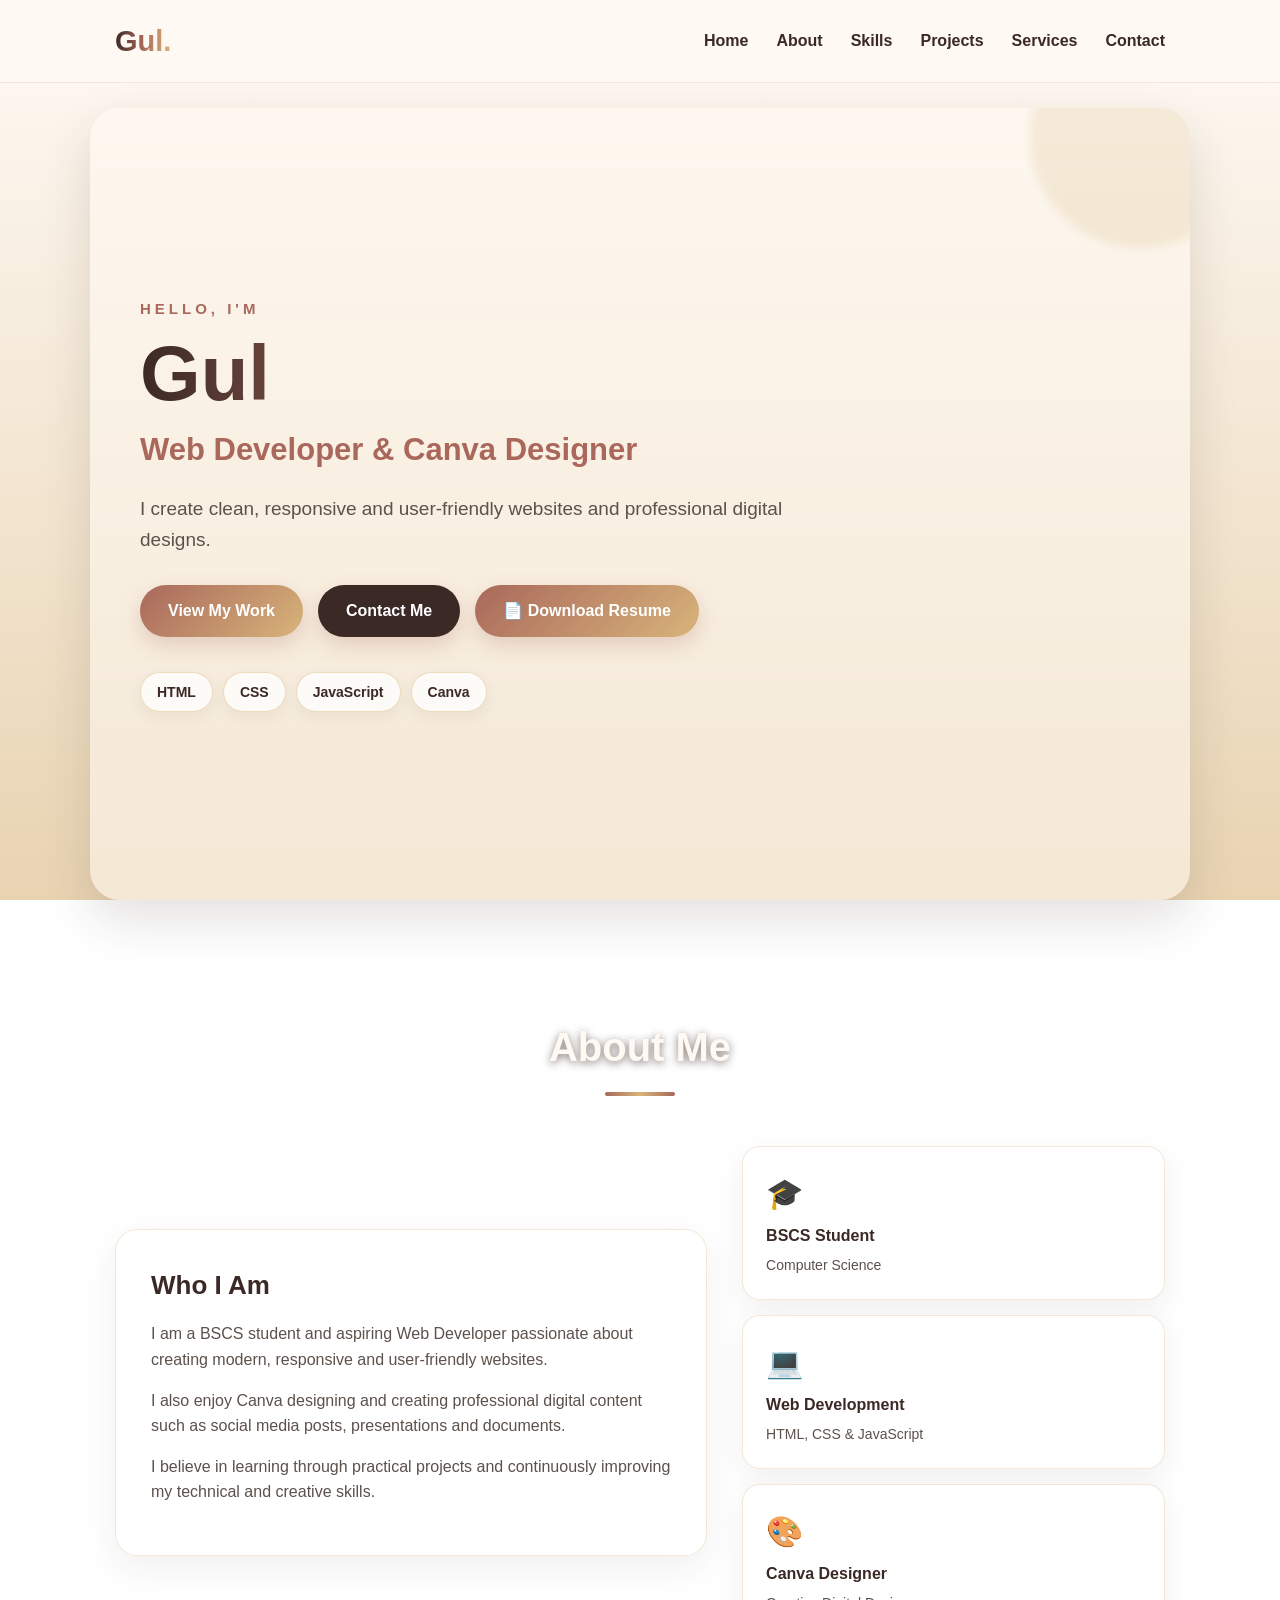
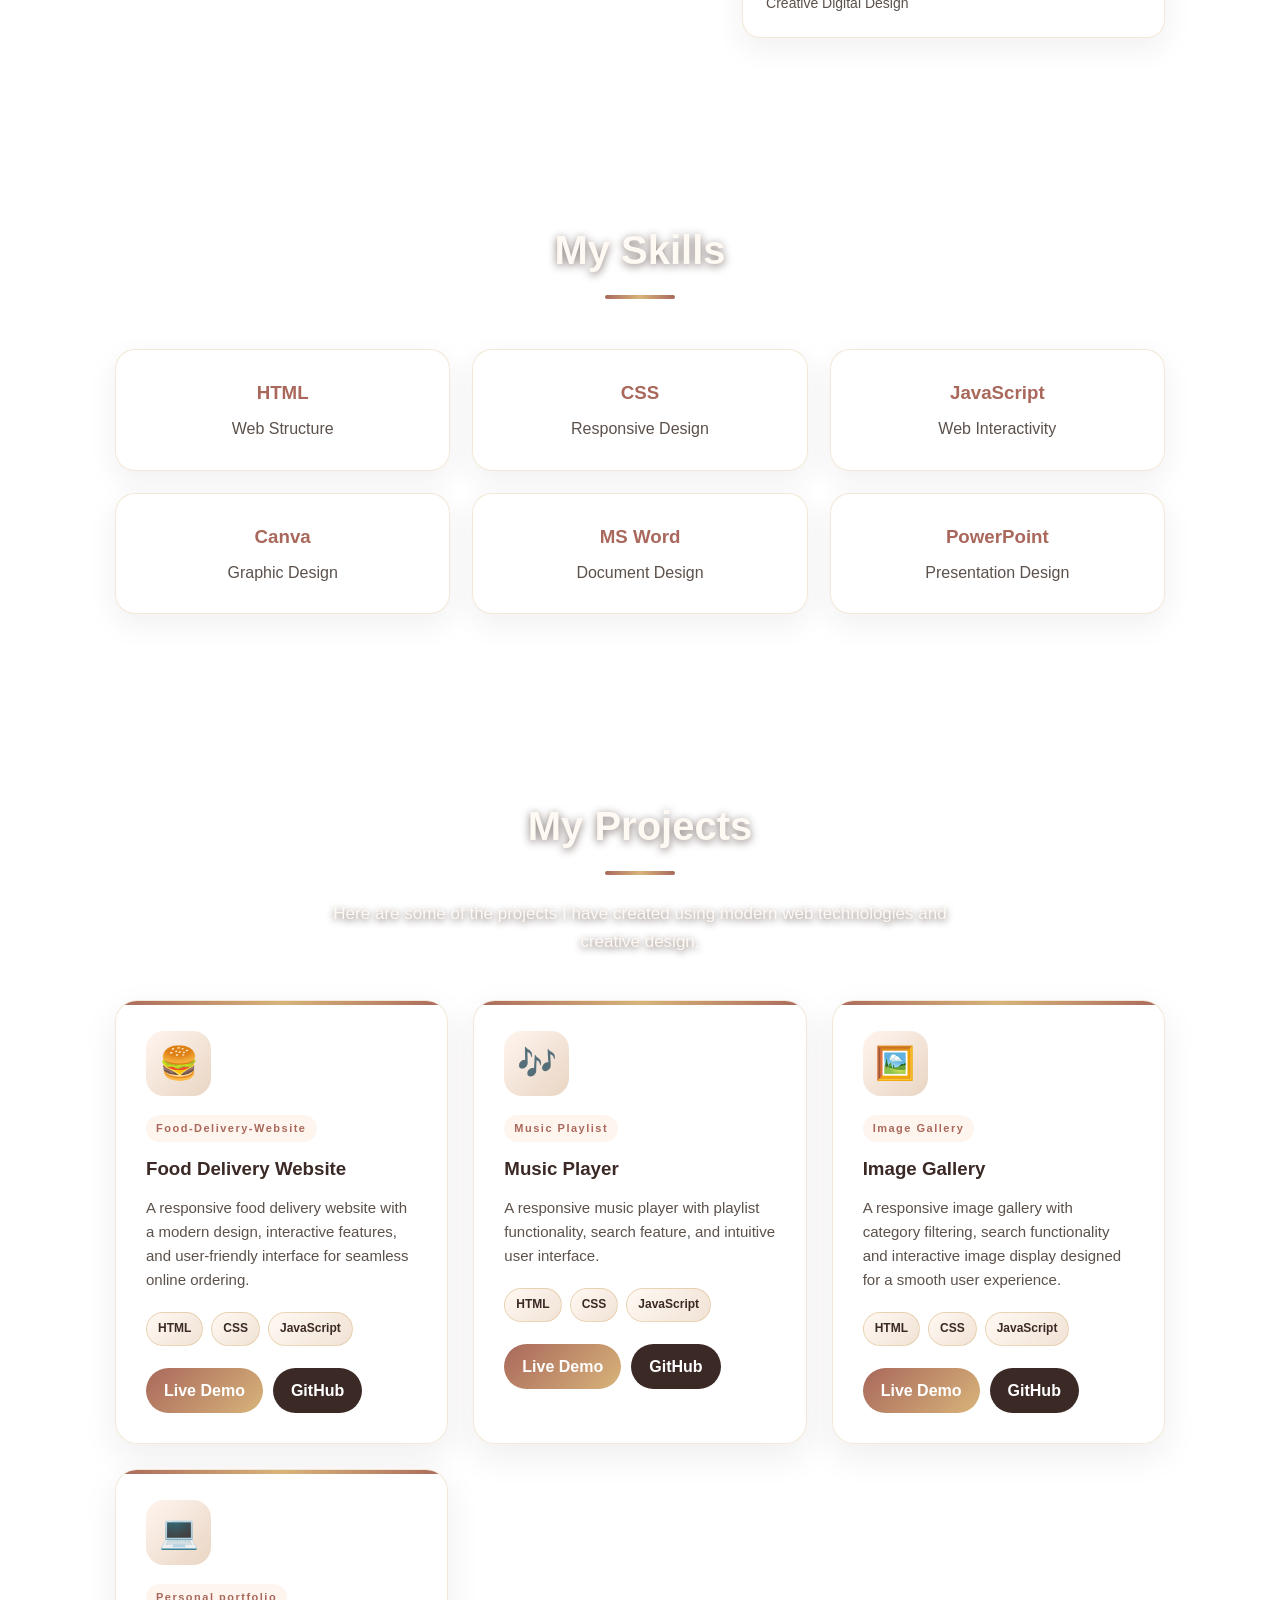
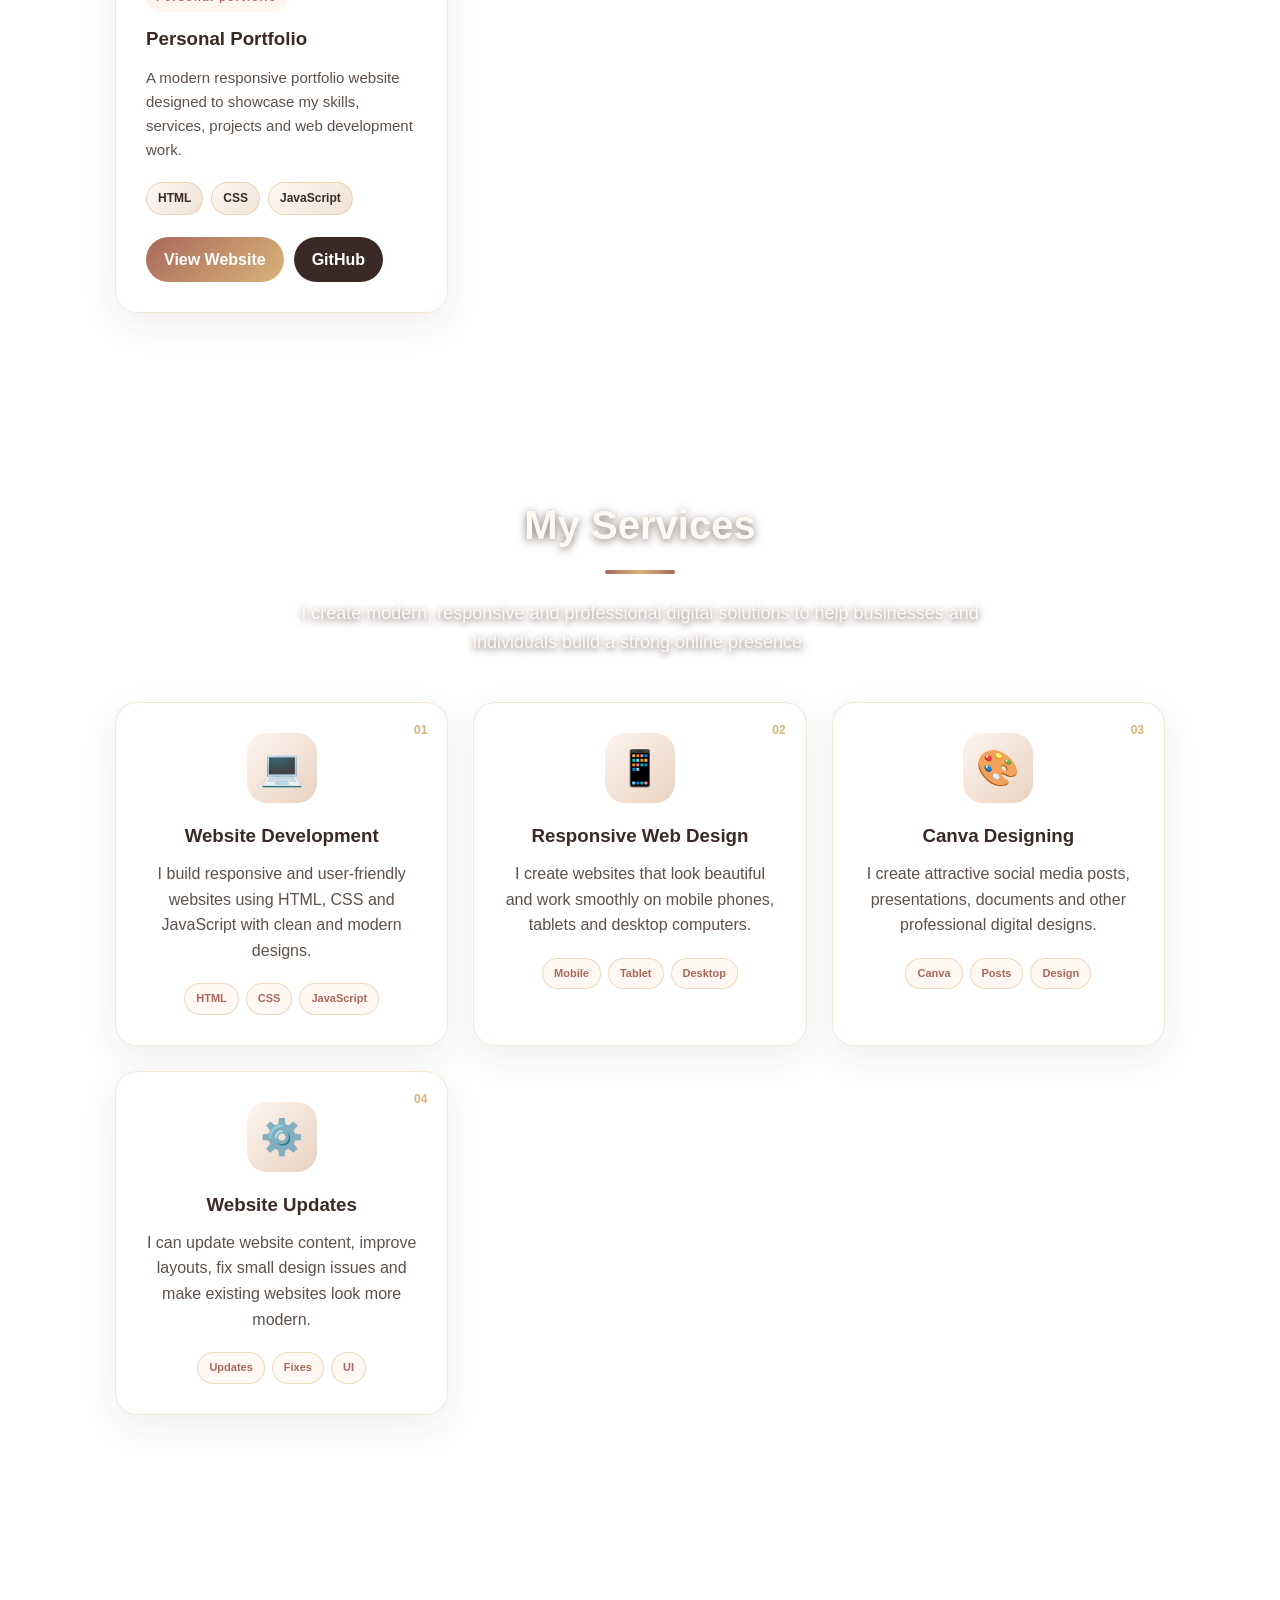
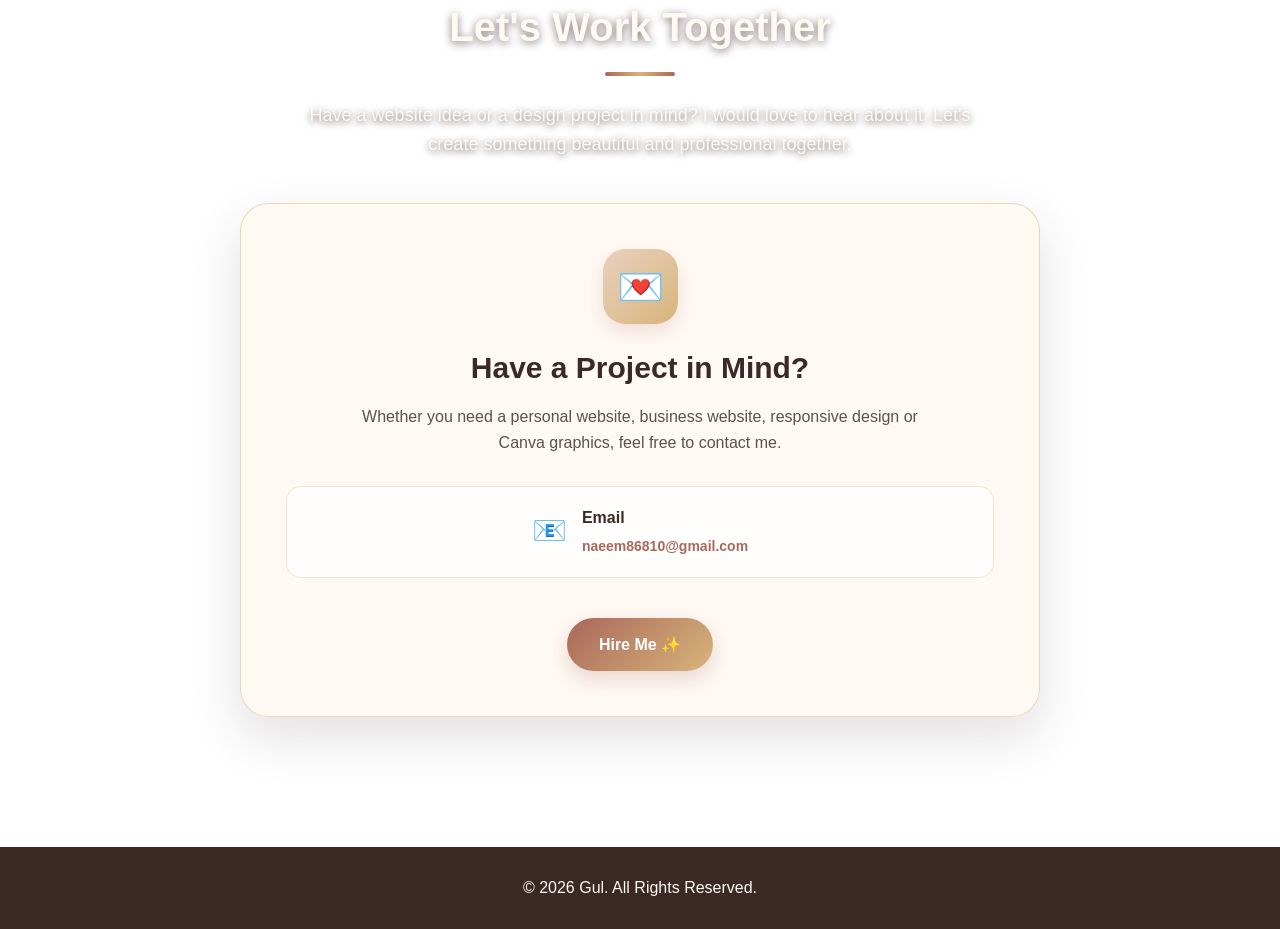
<file: index.html>
<!DOCTYPE html>
<html lang="en">
<head>
    <meta charset="UTF-8">
    <meta name="viewport" content="width=device-width, initial-scale=1.0">

    <title>Gul | Web Developer & Canva Designer</title>

    <link rel="stylesheet" href="style.css">
</head>

<body>

<!-- =========================
     NAVIGATION
========================= -->

<header>
    <nav class="navbar">

        <div class="logo">Gul.</div>

        <ul class="nav-links">
            <li><a href="#home">Home</a></li>
            <li><a href="#about">About</a></li>
            <li><a href="#skills">Skills</a></li>
            <li><a href="#projects">Projects</a></li>
            <li><a href="#services">Services</a></li>
            <li><a href="#contact">Contact</a></li>
        </ul>

    </nav>
</header>


<!-- =========================
     HOME
========================= -->

<section id="home" class="hero">

    <div class="hero-text">

        <p class="hello">HELLO, I'M</p>

        <h1>Gul</h1>

        <h2>Web Developer & Canva Designer</h2>

        <p class="hero-description">
            I create clean, responsive and user-friendly websites
            and professional digital designs.
        </p>

        <div class="buttons">

            <a href="#projects" class="btn">
                View My Work
            </a>

            <a href="#contact" class="btn secondary">
                Contact Me
            </a>

            <a href="" download class="btn resume-btn">
                📄 Download Resume
            </a>

        </div>

        <div class="hero-skills">
            <span>HTML</span>
            <span>CSS</span>
            <span>JavaScript</span>
            <span>Canva</span>
        </div>

    </div>

</section>


<!-- =========================
     ABOUT
========================= -->

<section id="about" class="section reveal">

    <h2 class="section-title">About Me</h2>

    <div class="about-box">

        <div class="about-text">

            <h3>Who I Am</h3>

            <p>
                I am a BSCS student and aspiring Web Developer
                passionate about creating modern, responsive and
                user-friendly websites.
            </p>

            <p>
                I also enjoy Canva designing and creating
                professional digital content such as social media
                posts, presentations and documents.
            </p>

            <p>
                I believe in learning through practical projects
                and continuously improving my technical and
                creative skills.
            </p>

        </div>


        <div class="about-highlights">

            <div class="highlight">
                <h3>🎓</h3>
                <h4>BSCS Student</h4>
                <p>Computer Science</p>
            </div>

            <div class="highlight">
                <h3>💻</h3>
                <h4>Web Development</h4>
                <p>HTML, CSS & JavaScript</p>
            </div>

            <div class="highlight">
                <h3>🎨</h3>
                <h4>Canva Designer</h4>
                <p>Creative Digital Design</p>
            </div>

        </div>

    </div>

</section>


<!-- =========================
     SKILLS
========================= -->

<section id="skills" class="section reveal">

    <h2 class="section-title">My Skills</h2>

    <div class="skills-container">

        <div class="skill">
            <h3>HTML</h3>
            <p>Web Structure</p>
        </div>

        <div class="skill">
            <h3>CSS</h3>
            <p>Responsive Design</p>
        </div>

        <div class="skill">
            <h3>JavaScript</h3>
            <p>Web Interactivity</p>
        </div>

        <div class="skill">
            <h3>Canva</h3>
            <p>Graphic Design</p>
        </div>

        <div class="skill">
            <h3>MS Word</h3>
            <p>Document Design</p>
        </div>

        <div class="skill">
            <h3>PowerPoint</h3>
            <p>Presentation Design</p>
        </div>

    </div>

</section>


<!-- =========================
     PROJECTS
========================= -->

<section id="projects" class="section reveal">

    <h2 class="section-title">My Projects</h2>

    <p class="projects-intro">
        Here are some of the projects I have created using modern
        web technologies and creative design.
    </p>

    <div class="projects-container">
        <div class="project-card">
            <div class="project-icon">🍔</div>
            <span class="project-type">Food-Delivery-Website</span>
            <h3>Food Delivery Website</h3>
            <p>
                A responsive food delivery website with a modern
                design, interactive features, and user-friendly
                interface for seamless online ordering.
            </p>
            <div class="tech-tags">
                <span>HTML</span>
                <span>CSS</span>
                <span>JavaScript</span>
            </div>

            <div class="project-buttons"> 
                
                <a
                    href="https://naeem86810-cmd.github.io/Food-Delivery-Website/"
                    target="_blank"
                    class="project-btn">
                    Live Demo
                </a>

                <a
                    href="https://github.com/naeem86810-cmd/Food-Delivery-Website"
                    target="_blank"
                    class="project-btn github-btn">
                    GitHub
                </a>
            </div>
        </div>


        <!-- MUSIC PLAYER -->

        <div class="project-card">

            <div class="project-icon">🎶</div>

            <span class="project-type">Music Playlist</span>

            <h3>Music Player</h3>

            <p>
                A responsive music player with playlist functionality,
                search feature, and intuitive user interface.
            </p>

            <div class="tech-tags">
                <span>HTML</span>
                <span>CSS</span>
                <span>JavaScript</span>
            </div>

            <div class="project-buttons">

                <a
                    href="https://naeem86810-cmd.github.io/CodeAlpha_MusicPlayer/"
                    target="_blank"
                    class="project-btn">
                    Live Demo
                </a>

                <a
                    href="https://github.com/naeem86810-cmd/CodeAlpha_MusicPlayer"
                    target="_blank"
                    class="project-btn github-btn">
                    GitHub
                </a>

            </div>

        </div>


        <!-- IMAGE GALLERY -->

        <div class="project-card">

            <div class="project-icon">🖼️</div>

            <span class="project-type">Image Gallery </span>

            <h3>Image Gallery</h3>

            <p>
                A responsive image gallery with category filtering,
                search functionality and interactive image display
                designed for a smooth user experience.
            </p>

            <div class="tech-tags">
                <span>HTML</span>
                <span>CSS</span>
                <span>JavaScript</span>
            </div>

            <div class="project-buttons">

                <a
                    href="https://naeem86810-cmd.github.io/CodeAlpha_ImageGallery/"
                    target="_blank"
                    class="project-btn">
                    Live Demo
                </a>

                <a
                    href="https://github.com/naeem86810-cmd/CodeAlpha_ImageGallery"
                    target="_blank"
                    class="project-btn github-btn">
                    GitHub
                </a>

            </div>

        </div>


        <!-- PERSONAL PORTFOLIO -->

        <div class="project-card">

            <div class="project-icon">💻</div>

            <span class="project-type">Personal portfolio</span>

            <h3>Personal Portfolio</h3>

            <p>
                A modern responsive portfolio website designed to
                showcase my skills, services, projects and web
                development work.
            </p>

            <div class="tech-tags">
                <span>HTML</span>
                <span>CSS</span>
                <span>JavaScript</span>
            </div>

            <div class="project-buttons">

                <a href="#home" class="project-btn">
                    View Website
                </a>

                <a href="#" class="project-btn github-btn">
                    GitHub
                </a>

            </div>

        </div>

    </div>

</section>


<!-- =========================
     SERVICES
========================= -->

<section id="services" class="section reveal">

    <h2 class="section-title">My Services</h2>

    <p class="services-intro">
        I create modern, responsive and professional digital
        solutions to help businesses and individuals build
        a strong online presence.
    </p>

    <div class="services-container">


        <div class="service-card">

            <div class="service-icon">💻</div>

            <span class="service-number">01</span>

            <h3>Website Development</h3>

            <p>
                I build responsive and user-friendly websites
                using HTML, CSS and JavaScript with clean
                and modern designs.
            </p>

            <div class="service-tags">
                <span>HTML</span>
                <span>CSS</span>
                <span>JavaScript</span>
            </div>

        </div>


        <div class="service-card">

            <div class="service-icon">📱</div>

            <span class="service-number">02</span>

            <h3>Responsive Web Design</h3>

            <p>
                I create websites that look beautiful and work
                smoothly on mobile phones, tablets and desktop
                computers.
            </p>

            <div class="service-tags">
                <span>Mobile</span>
                <span>Tablet</span>
                <span>Desktop</span>
            </div>

        </div>


        <div class="service-card">

            <div class="service-icon">🎨</div>

            <span class="service-number">03</span>

            <h3>Canva Designing</h3>

            <p>
                I create attractive social media posts,
                presentations, documents and other professional
                digital designs.
            </p>

            <div class="service-tags">
                <span>Canva</span>
                <span>Posts</span>
                <span>Design</span>
            </div>

        </div>


        <div class="service-card">

            <div class="service-icon">⚙️</div>

            <span class="service-number">04</span>

            <h3>Website Updates</h3>

            <p>
                I can update website content, improve layouts,
                fix small design issues and make existing
                websites look more modern.
            </p>

            <div class="service-tags">
                <span>Updates</span>
                <span>Fixes</span>
                <span>UI</span>
            </div>

        </div>

    </div>

</section>


<!-- =========================
     CONTACT
========================= -->

<section id="contact" class="section reveal">

    <h2 class="section-title">Let's Work Together</h2>

    <p class="contact-intro">
        Have a website idea or a design project in mind?
        I would love to hear about it. Let's create something
        beautiful and professional together.
    </p>

    <div class="contact-box">

        <div class="contact-icon">
            💌
        </div>

        <h3>Have a Project in Mind?</h3>

        <p>
            Whether you need a personal website, business website,
            responsive design or Canva graphics, feel free to contact me.
        </p>

        <div class="contact-details">

            <div class="contact-item">

                <span>📧</span>

                <div>

                    <strong>Email</strong>

                    <a href="mailto:naeem86810@gmail.com">
                        naeem86810@gmail.com
                    </a>

                </div>

            </div>

        </div>

        <a
            href="mailto:naeem86810@gmail.com"
            class="contact-btn">
            Hire Me ✨
        </a>

    </div>

</section>


<!-- =========================
     FOOTER
========================= -->

<footer>

    <p>
        © 2026 Gul. All Rights Reserved.
    </p>

</footer>


<script src="script.js"></script>

</body>
</html>
</file>
<file: style.css>
/* =========================================
   RESET & GLOBAL
========================================= */

* {
    margin: 0;
    padding: 0;
    box-sizing: border-box;
}

html {
    scroll-behavior: smooth;
}

body {
    font-family: Arial, sans-serif;

    background:
        linear-gradient(
            rgba(255, 249, 243, 0.78),
            rgba(216, 180, 122, 0.58)
        ),
        url("https://images.unsplash.com/photo-1760536928911-40831dacdbc3?auto=format&fit=crop&fm=jpg&q=85&w=2000");

    background-size: cover;
    background-position: center;
    background-attachment: fixed;
    background-repeat: no-repeat;

    color: #3B2925;
    line-height: 1.6;
}


/* =========================================
   NAVBAR
========================================= */

header {
    position: sticky;
    top: 0;
    z-index: 1000;

    background: rgba(255, 249, 243, 0.94);

    border-bottom: 1px solid rgba(169, 104, 91, 0.15);

    backdrop-filter: blur(12px);
}

.navbar {
    max-width: 1100px;
    margin: auto;

    padding: 18px 25px;

    display: flex;
    justify-content: space-between;
    align-items: center;
}

.logo {
    font-size: 29px;
    font-weight: bold;

    background: linear-gradient(
        90deg,
        #3B2925,
        #A9685B,
        #D8B47A
    );

    background-clip: text;
    -webkit-background-clip: text;
    -webkit-text-fill-color: transparent;
}

.nav-links {
    display: flex;
    list-style: none;
    gap: 28px;
}

.nav-links a {
    text-decoration: none;
    color: #3B2925;
    font-weight: 600;
    transition: 0.3s;
}

.nav-links a:hover {
    color: #A9685B;
}


/* =========================================
   HERO
========================================= */

.hero {
    min-height: 88vh;
    max-width: 1100px;

    margin: 25px auto;
    padding: 80px 50px;

    display: flex;
    align-items: center;

    border-radius: 30px;

    background: rgba(255, 249, 243, 0.55);

    box-shadow:
        0 20px 50px rgba(59, 41, 37, 0.14);

    position: relative;
    overflow: hidden;
}

.hero::before {
    content: "";

    position: absolute;

    width: 220px;
    height: 220px;

    background: rgba(216, 180, 122, 0.20);

    border-radius: 50%;

    top: -80px;
    right: -60px;

    filter: blur(5px);
}

.hero-text {
    max-width: 750px;
    position: relative;
    z-index: 2;
}

.hello {
    color: #A9685B;

    font-size: 15px;
    font-weight: bold;

    letter-spacing: 4px;
    margin-bottom: 10px;
}

.hero h1 {
    font-size: 78px;
    line-height: 1.1;
    margin: 0;

    background: linear-gradient(
        90deg,
        #3B2925,
        #A9685B,
        #D8B47A
    );

    background-clip: text;
    -webkit-background-clip: text;
    -webkit-text-fill-color: transparent;
}

.hero h2 {
    font-size: 31px;
    margin: 8px 0 20px;
    color: #A9685B;
}

.hero-description {
    max-width: 650px;
    color: #5C514B;
    font-size: 19px;
}


/* =========================================
   BUTTONS
========================================= */

.buttons {
    margin-top: 30px;

    display: flex;
    gap: 15px;

    flex-wrap: wrap;
}

.btn {
    display: inline-block;

    padding: 13px 28px;

    background: linear-gradient(
        135deg,
        #A9685B,
        #D8B47A
    );

    color: white !important;

    text-decoration: none;

    border-radius: 30px;

    font-weight: bold;

    box-shadow:
        0 8px 20px rgba(169, 104, 91, 0.25);

    transition: 0.3s;
}

.btn:hover {
    transform: translateY(-5px) scale(1.03);

    box-shadow:
        0 12px 28px rgba(216, 180, 122, 0.35);
}

.btn.secondary {
    background: #3B2925;
}

.btn.secondary:hover {
    background: #A9685B;
}


/* =========================================
   HERO SKILLS
========================================= */

.hero-skills {
    display: flex;

    gap: 10px;
    margin-top: 35px;

    flex-wrap: wrap;
}

.hero-skills span {
    padding: 8px 16px;

    background: rgba(255, 255, 255, 0.78);

    border: 1px solid rgba(216, 180, 122, 0.45);

    border-radius: 30px;

    font-size: 14px;
    font-weight: bold;

    color: #3B2925;

    box-shadow:
        0 5px 15px rgba(59, 41, 37, 0.06);
}


/* =========================================
   GENERAL SECTIONS
========================================= */

.section {
    max-width: 1100px;

    margin: auto;
    padding: 90px 25px;
}

.section-title {
    text-align: center;

    font-size: 40px;

    color: #FFF9F3;

    margin-bottom: 50px;

    text-shadow:
        0 2px 8px rgba(59, 41, 37, 0.65);
}

.section-title::after {
    content: "";

    display: block;

    width: 70px;
    height: 4px;

    margin: 13px auto 0;

    border-radius: 10px;

    background: linear-gradient(
        90deg,
        #A9685B,
        #D8B47A,
        #A9685B
    );
}


/* =========================================
   ABOUT
========================================= */

.about-box {
    display: grid;

    grid-template-columns: 1.4fr 1fr;

    gap: 35px;

    align-items: center;
}

.about-text {
    background: rgba(255, 255, 255, 0.86);

    padding: 35px;

    border-radius: 22px;

    border: 1px solid rgba(216, 180, 122, 0.30);

    box-shadow:
        0 12px 35px rgba(59, 41, 37, 0.07);
}

.about-text h3 {
    font-size: 26px;

    color: #3B2925;

    margin-bottom: 15px;
}

.about-text p {
    color: #5C514B;
    margin-bottom: 15px;
}

.about-highlights {
    display: grid;
    gap: 15px;
}

.highlight {
    background: rgba(255, 255, 255, 0.86);

    padding: 23px;

    border-radius: 18px;

    border: 1px solid rgba(216, 180, 122, 0.30);

    box-shadow:
        0 10px 30px rgba(59, 41, 37, 0.07);

    transition: 0.35s;
}

.highlight:hover {
    transform: translateY(-6px);

    border-color: #D8B47A;

    box-shadow:
        0 15px 35px rgba(169, 104, 91, 0.14);
}

.highlight h3 {
    font-size: 30px;
}

.highlight h4 {
    color: #3B2925;
    margin: 5px 0;
}

.highlight p {
    color: #5C514B;
    font-size: 14px;
}


/* =========================================
   SKILLS
========================================= */

.skills-container {
    display: grid;

    grid-template-columns: repeat(3, 1fr);

    gap: 22px;
}

.skill {
    background: rgba(255, 255, 255, 0.88);

    padding: 28px;

    border-radius: 20px;

    text-align: center;

    border: 1px solid rgba(216, 180, 122, 0.30);

    box-shadow:
        0 10px 30px rgba(59, 41, 37, 0.07);

    transition: 0.35s;
}

.skill:hover {
    transform: translateY(-8px);

    border-color: #D8B47A;

    box-shadow:
        0 18px 40px rgba(169, 104, 91, 0.15);
}

.skill h3 {
    color: #A9685B;
    margin-bottom: 8px;
}

.skill p {
    color: #5C514B;
}


/* =========================================
   PROJECTS
========================================= */

.projects-intro {
    max-width: 650px;

    margin: -25px auto 45px;

    text-align: center;

    color: #FFF9F3;

    font-size: 17px;

    text-shadow:
        0 2px 7px rgba(59, 41, 37, 0.75);
}

.projects-container {
    display: grid;

    grid-template-columns: repeat(3, 1fr);

    gap: 25px;
}

.project-card {
    position: relative;

    overflow: hidden;

    background: rgba(255, 255, 255, 0.90);

    padding: 30px;

    border-radius: 22px;

    border: 1px solid rgba(216, 180, 122, 0.30);

    box-shadow:
        0 12px 35px rgba(59, 41, 37, 0.08);

    transition: 0.35s;
}

.project-card::before {
    content: "";

    position: absolute;

    top: 0;
    left: 0;

    width: 100%;
    height: 4px;

    background: linear-gradient(
        90deg,
        #A9685B,
        #D8B47A,
        #A9685B
    );
}

.project-card:hover {
    transform: translateY(-10px);

    border-color: #D8B47A;

    box-shadow:
        0 20px 45px rgba(169, 104, 91, 0.17);
}

.project-icon {
    width: 65px;
    height: 65px;

    display: flex;

    align-items: center;
    justify-content: center;

    font-size: 32px;

    background: linear-gradient(
        135deg,
        #FFF5EF,
        #E9D5C3
    );

    border-radius: 18px;

    margin-bottom: 18px;
}

.project-type {
    display: inline-block;

    font-size: 11px;

    font-weight: bold;

    letter-spacing: 1.5px;

    color: #A9685B;

    background: #FFF5EF;

    padding: 5px 10px;

    border-radius: 20px;

    margin-bottom: 12px;
}

.project-card h3 {
    color: #3B2925;
    margin-bottom: 12px;
}

.project-card p {
    color: #5C514B;
    font-size: 15px;
}


/* =========================================
   TECHNOLOGY TAGS
========================================= */

.tech-tags {
    display: flex;

    flex-wrap: wrap;

    gap: 8px;

    margin-top: 20px;
}

.tech-tags span {
    font-size: 12px;

    font-weight: bold;

    color: #3B2925;

    background: linear-gradient(
        135deg,
        #FFF9F3,
        #F1E2D5
    );

    border: 1px solid rgba(216, 180, 122, 0.45);

    padding: 6px 11px;

    border-radius: 20px;
}


/* =========================================
   PROJECT BUTTONS
========================================= */

.project-buttons {
    display: flex;

    gap: 10px;

    margin-top: 22px;

    flex-wrap: wrap;
}

.project-btn {
    display: inline-block;

    padding: 10px 18px;

    background: linear-gradient(
        135deg,
        #A9685B,
        #D8B47A
    );

    color: white !important;

    text-decoration: none;

    border-radius: 25px;

    font-weight: bold;

    transition: 0.3s;
}

.project-btn:hover {
    transform: translateY(-3px);

    box-shadow:
        0 7px 18px rgba(169, 104, 91, 0.25);
}

.github-btn {
    background: #3B2925;
}

.github-btn:hover {
    background: #A9685B;
}


/* =========================================
   SERVICES
========================================= */

.services-intro {
    max-width: 750px;

    margin: -25px auto 45px;

    text-align: center;

    color: #FFF9F3;

    font-size: 18px;
    font-weight: 500;

    text-shadow:
        0 2px 7px rgba(59, 41, 37, 0.75);
}

.services-container {
    display: grid;

    grid-template-columns: repeat(3, 1fr);

    gap: 25px;
}

.service-card {
    position: relative;

    overflow: hidden;

    background: rgba(255, 255, 255, 0.90);

    padding: 30px;

    border-radius: 22px;

    border: 1px solid rgba(216, 180, 122, 0.30);

    text-align: center;

    box-shadow:
        0 12px 35px rgba(59, 41, 37, 0.08);

    transition: 0.35s;
}

.service-card:hover {
    transform: translateY(-9px);

    border-color: #D8B47A;

    box-shadow:
        0 18px 40px rgba(169, 104, 91, 0.15);
}

.service-icon {
    width: 70px;
    height: 70px;

    display: flex;

    align-items: center;
    justify-content: center;

    background: linear-gradient(
        135deg,
        #FFF5EF,
        #E8D2C0
    );

    border-radius: 20px;

    font-size: 35px;

    margin: 0 auto 18px;

    transition: 0.3s;
}

.service-card:hover .service-icon {
    transform: scale(1.08);

    background: linear-gradient(
        135deg,
        #E8D2C0,
        #D8B47A
    );
}

.service-number {
    position: absolute;

    top: 18px;
    right: 20px;

    font-size: 12px;

    font-weight: bold;

    color: #D8B47A;
}

.service-card h3 {
    color: #3B2925;
    margin-bottom: 10px;
}

.service-card p {
    color: #5C514B;
}

.service-tags {
    display: flex;

    justify-content: center;

    flex-wrap: wrap;

    gap: 7px;

    margin-top: 20px;
}

.service-tags span {
    padding: 6px 11px;

    border-radius: 20px;

    background: #FFF8F2;

    border: 1px solid rgba(216, 180, 122, 0.45);

    color: #A9685B;

    font-size: 11px;

    font-weight: bold;
}


/* =========================================
   CONTACT
========================================= */

.contact-intro {
    max-width: 700px;

    margin: -25px auto 45px;

    text-align: center;

    color: #FFF9F3;

    font-size: 18px;

    font-weight: 500;

    text-shadow:
        0 2px 7px rgba(59, 41, 37, 0.75);
}

.contact-box {
    max-width: 800px;

    margin: auto;

    padding: 45px;

    text-align: center;

    background: rgba(255, 249, 243, 0.91);

    border: 1px solid rgba(216, 180, 122, 0.50);

    border-radius: 28px;

    box-shadow:
        0 20px 50px rgba(59, 41, 37, 0.15);

    backdrop-filter: blur(8px);
}

.contact-icon {
    width: 75px;
    height: 75px;

    margin: 0 auto 20px;

    display: flex;

    align-items: center;
    justify-content: center;

    font-size: 38px;

    background: linear-gradient(
        135deg,
        #E8D2C0,
        #D8B47A
    );

    border-radius: 22px;

    box-shadow:
        0 8px 20px rgba(169, 104, 91, 0.18);
}

.contact-box h3 {
    font-size: 30px;

    color: #3B2925;

    margin-bottom: 12px;
}

.contact-box > p {
    max-width: 600px;

    margin: 0 auto 30px;

    color: #5C514B;
}

.contact-details {
    display: grid;

    grid-template-columns: 1fr;

    gap: 15px;

    margin: 30px 0;
}

.contact-item {
    display: flex;

    align-items: center;

    justify-content: center;

    gap: 15px;

    text-align: left;

    padding: 18px;

    background: rgba(255, 255, 255, 0.75);

    border: 1px solid rgba(216, 180, 122, 0.35);

    border-radius: 15px;

    transition: 0.3s;
}

.contact-item:hover {
    transform: translateY(-4px);

    border-color: #D8B47A;
}

.contact-item > span {
    font-size: 28px;
}

.contact-item strong {
    display: block;

    color: #3B2925;

    margin-bottom: 3px;
}

.contact-item a {
    color: #A9685B;

    text-decoration: none;

    font-size: 14px;

    font-weight: 600;

    word-break: break-word;
}

.contact-item a:hover {
    color: #D8B47A;
}

.contact-btn {
    display: inline-block;

    padding: 14px 32px;

    margin-top: 10px;

    background: linear-gradient(
        135deg,
        #A9685B,
        #D8B47A
    );

    color: white !important;

    text-decoration: none;

    border-radius: 30px;

    font-weight: bold;

    box-shadow:
        0 8px 22px rgba(169, 104, 91, 0.25);

    transition: 0.3s;
}

.contact-btn:hover {
    transform: translateY(-4px);

    box-shadow:
        0 12px 30px rgba(216, 180, 122, 0.35);
}


/* =========================================
   SCROLL REVEAL ANIMATION
========================================= */

.reveal {
    opacity: 0;

    transform: translateY(35px);

    transition:
        opacity 0.8s ease,
        transform 0.8s ease;
}

.reveal.show {
    opacity: 1;

    transform: translateY(0);
}


/* =========================================
   FOOTER
========================================= */

footer {
    background: #3B2925;

    color: #FFF9F3;

    text-align: center;

    padding: 28px;

    margin-top: 40px;
}

footer p {
    color: #FFF9F3;
}


/* =========================================
   MOBILE
========================================= */

@media (max-width: 768px) {

    .navbar {
        padding: 15px 20px;
    }

    .nav-links {
        display: none;
    }

    .hero {
        min-height: 80vh;

        margin: 15px;

        padding: 60px 25px;

        border-radius: 22px;

        background-position: center;
    }

    .hero h1 {
        font-size: 55px;
    }

    .hero h2 {
        font-size: 24px;
    }

    .hero-description {
        font-size: 17px;
    }

    .buttons {
        flex-direction: column;

        align-items: flex-start;
    }

    .section {
        padding: 65px 20px;
    }

    .section-title {
        font-size: 32px;
    }

    .about-box {
        grid-template-columns: 1fr;
    }

    .skills-container {
        grid-template-columns: 1fr;
    }

    .projects-container {
        grid-template-columns: 1fr;
    }

    .services-container {
        grid-template-columns: 1fr;
    }

    .contact-box {
        padding: 32px 20px;
    }
}


/* =========================================
   SMALL MOBILE
========================================= */

@media (max-width: 480px) {

    .logo {
        font-size: 24px;
    }

    .hero {
        padding: 50px 20px;
    }

    .hero h1 {
        font-size: 45px;
    }

    .hero h2 {
        font-size: 21px;
    }

    .section-title {
        font-size: 29px;
    }

    .project-card,
    .service-card,
    .about-text {
        padding: 24px 20px;
    }
}
</file>
